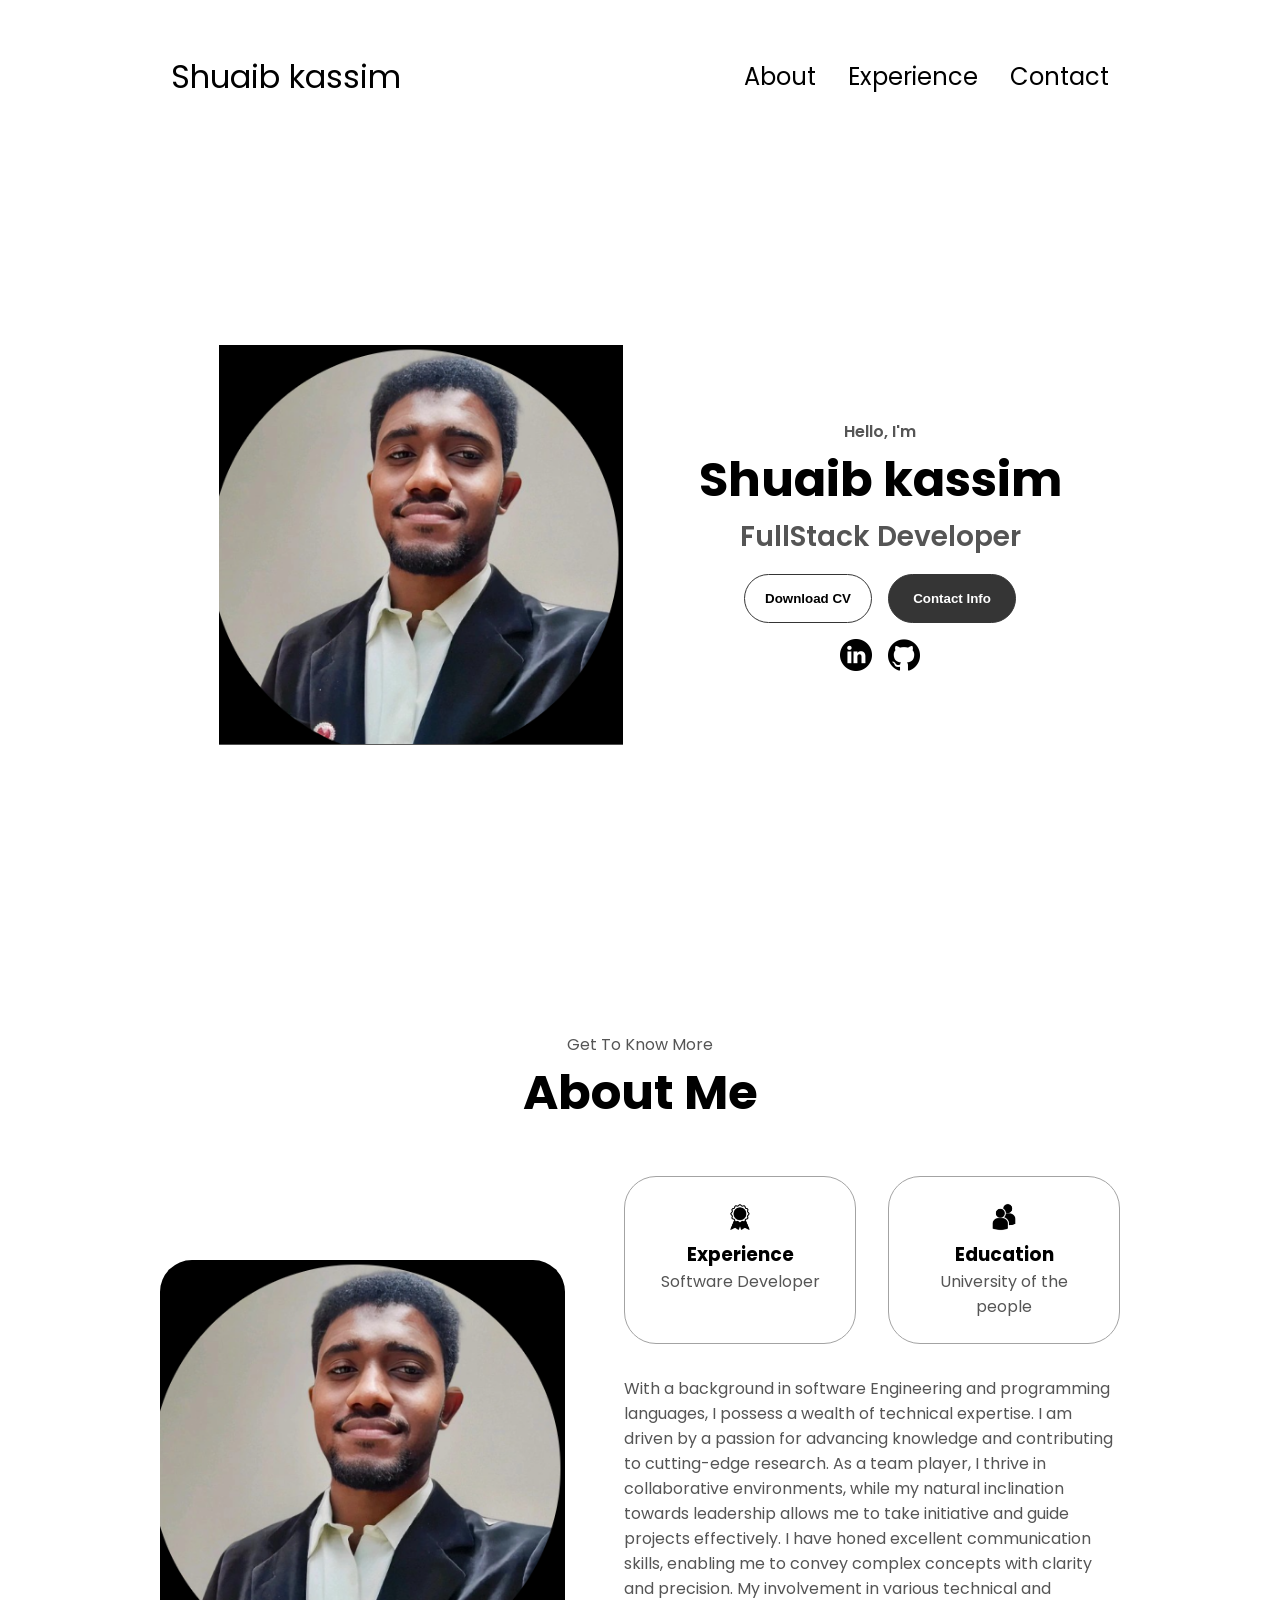
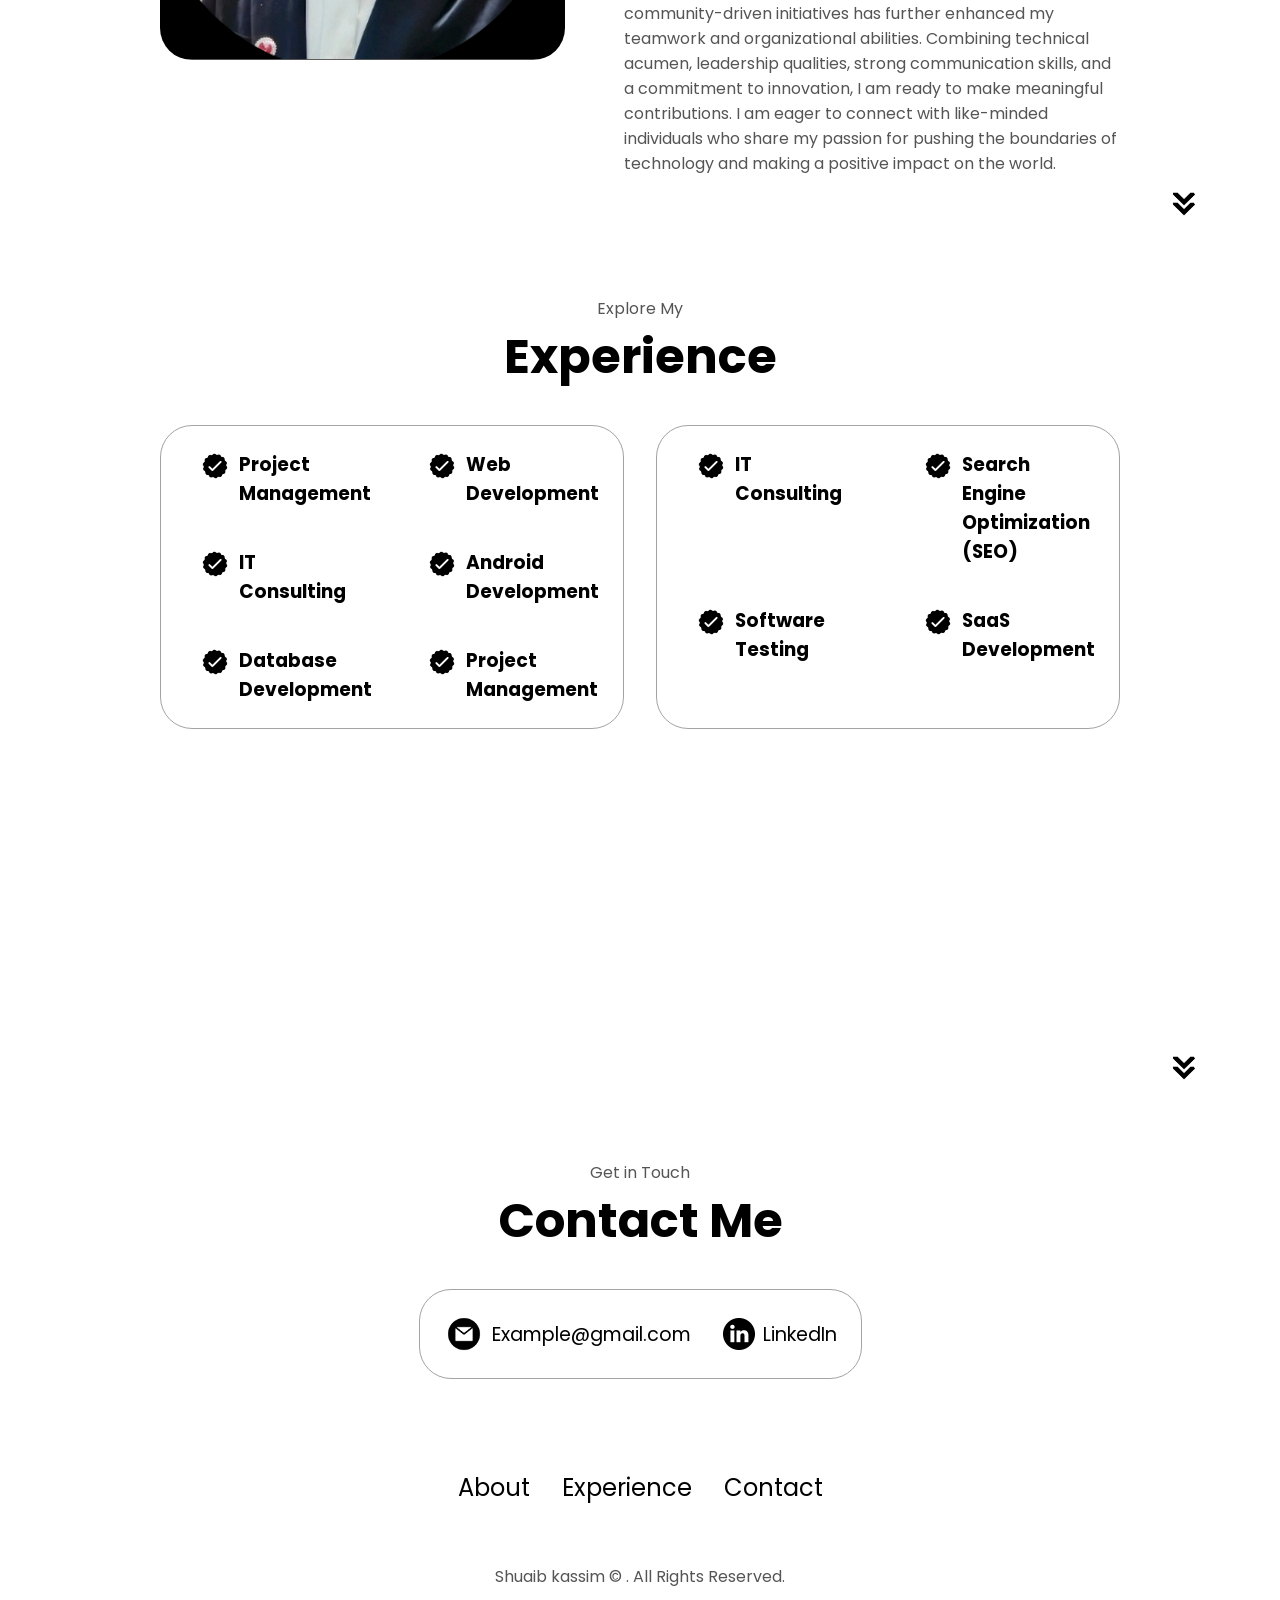
<file: index.html>
<!DOCTYPE html>
<html lang="en">
  <head>
    <meta charset="UTF-8" />
    <meta http-equiv="X-UA-Compatible" content="IE=edge" />
    <meta name="viewport" content="width=device-width, initial-scale=1.0" />
    <title>My Portfolio</title>
    <link rel="stylesheet" href="style.css" />
    <link rel="stylesheet" href="mediaqueries.css" />
  </head>
  <body>
    <nav id="desktop-nav">
      <div class="logo">Shuaib kassim</div>
      <div>
        <ul class="nav-links">
          <li><a href="#about">About</a></li>
          <li><a href="#experience">Experience</a></li>
          <li><a href="#contact">Contact</a></li>
        </ul>
      </div>
    </nav>
    <nav id="hamburger-nav">
      <div class="logo">Shuaib kassim</div>
      <div class="hamburger-menu">
        <div class="hamburger-icon" onclick="toggleMenu()">
          <span></span>
          <span></span>
          <span></span>
        </div>
        <div class="menu-links">
          <li><a href="#about" onclick="toggleMenu()">About</a></li>
          <li><a href="#experience" onclick="toggleMenu()">Experience</a></li>
          <li><a href="#projects" onclick="toggleMenu()">Projects</a></li>
          <li><a href="#contact" onclick="toggleMenu()">Contact</a></li>
        </div>
      </div>
    </nav>
    <section id="profile">
      <div class="section__pic-container">
        <img src="./assets/three.png" alt="Shuaib kassim profile picture" />
      </div>
      <div class="section__text">
        <p class="section__text__p1">Hello, I'm</p>
        <h1 class="title">Shuaib kassim</h1>
        <p class="section__text__p2">FullStack Developer</p>
        <div class="btn-container">
          <button
            class="btn btn-color-2"
            onclick="window.open('./assets/resume-example.pdf')"
          >
            Download CV
          </button>
          <button class="btn btn-color-1" onclick="location.href='./#contact'">
            Contact Info
          </button>
        </div>
        <div id="socials-container">
          <img
            src="./assets/linkedin.png"
            alt="My LinkedIn profile"
            class="icon"
            onclick="location.href='https://linkedin.com/'"
          />
          <img
            src="./assets/github.png"
            alt="My Github profile"
            class="icon"
            onclick="location.href='https://github.com/'"
          />
        </div>
      </div>
    </section>
    <section id="about">
      <p class="section__text__p1">Get To Know More</p>
      <h1 class="title">About Me</h1>
      <div class="section-container">
        <div class="section__pic-container">
          <img
            src="./assets/three.png"
            alt="Profile picture"
            class="about-pic"
          />
        </div>
        <div class="about-details-container">
          <div class="about-containers">
            <div class="details-container">
              <img
                src="./assets/experience.png"
                alt="Experience icon"
                class="icon"
              />
              <h3>Experience</h3>
              <p>Software Developer</p>
            </div>
            <div class="details-container">
              <img
                src="./assets/education.png"
                alt="Education icon"
                class="icon"
              />
              <h3>Education</h3>
              <p>University of the people</p>
            </div>
          </div>
          <div class="text-container">
            <p>
              With a background in software Engineering and programming languages, I possess a wealth of technical expertise. 
              I am driven by a passion for advancing knowledge and contributing to cutting-edge research. 
              As a team player, I thrive in collaborative environments, while my natural inclination towards leadership allows me to take initiative and guide projects effectively.
              
              I have honed excellent communication skills, enabling me to convey complex concepts with clarity and precision. 
              My involvement in various technical and community-driven initiatives has further enhanced my teamwork and organizational abilities.
              
              Combining technical acumen, leadership qualities, strong communication skills, and a commitment to innovation, I am ready to make meaningful contributions. 
              I am eager to connect with like-minded individuals who share my passion for pushing the boundaries of technology and making a positive impact on the world.
            </p>
          </div>
        </div>
      </div>
      <img
        src="./assets/arrow.png"
        alt="Arrow icon"
        class="icon arrow"
        onclick="location.href='./#experience'"
      />
    </section>
    <section id="experience">
      <p class="section__text__p1">Explore My</p>
      <h1 class="title">Experience</h1>
      <div class="experience-details-container">
        <div class="about-containers">
          <div class="details-container">
            <div class="article-container">
              <article>
                <img
                  src="./assets/checkmark.png"
                  alt="Experience icon"
                  class="icon"
                />
                <div>
                  <h3>Project Management</h3>
                </div>
              </article>
              <article>
                <img
                  src="./assets/checkmark.png"
                  alt="Experience icon"
                  class="icon"
                />
                <div>
                  <h3>Web Development</h3>
                </div>
              </article>
              <article>
                <img
                  src="./assets/checkmark.png"
                  alt="Experience icon"
                  class="icon"
                />
                <div>
                  <h3>IT Consulting</h3>
                </div>
              </article>
              <article>
                <img
                  src="./assets/checkmark.png"
                  alt="Experience icon"
                  class="icon"
                />
                <div>
                  <h3>Android Development </h3>
                </div>
              </article>
              <article>
                <img
                  src="./assets/checkmark.png"
                  alt="Experience icon"
                  class="icon"
                />
                <div>
                  <h3>Database Development</h3>
                </div>
              </article>
              <article>
                <img
                  src="./assets/checkmark.png"
                  alt="Experience icon"
                  class="icon"
                />
                <div>
                  <h3>Project Management</h3>
                </div>
              </article>
            </div>
          </div>
          <div class="details-container">
            <div class="article-container">
              <article>
                <img
                  src="./assets/checkmark.png"
                  alt="Experience icon"
                  class="icon"
                />
                <div>
                  <h3>IT Consulting</h3>
                </div>
              </article>
              <article>
                <img
                  src="./assets/checkmark.png"
                  alt="Experience icon"
                  class="icon"
                />
                <div>
                  <h3>Search Engine Optimization (SEO)</h3>
                </div>
              </article>
              <article>
                <img
                  src="./assets/checkmark.png"
                  alt="Experience icon"
                  class="icon"
                />
                <div>
                  <h3>Software Testing</h3>
                </div>
              </article>
              <article>
                <img
                  src="./assets/checkmark.png"
                  alt="Experience icon"
                  class="icon"
                />
                <div>
                  <h3>SaaS Development</h3>
                </div>
              </article>
            </div>
          </div>
        </div>
      </div>
      <img
        src="./assets/arrow.png"
        alt="Arrow icon"
        class="icon arrow"
        onclick="location.href='./#projects'"
      />
    </section>
    <section id="contact">
      <p class="section__text__p1">Get in Touch</p>
      <h1 class="title">Contact Me</h1>
      <div class="contact-info-upper-container">
        <div class="contact-info-container">
          <img
            src="./assets/email.png"
            alt="Email icon"
            class="icon contact-icon email-icon"
          />
          <p><a href="mailto:shuaibkassimmoha@gmail.com">Example@gmail.com</a></p>
        </div>
        <div class="contact-info-container">
          <img
            src="./assets/linkedin.png"
            alt="LinkedIn icon"
            class="icon contact-icon"
          />
          <p><a href="https://www.linkedin.com/in/shuaib-kassim-372521260?lipi=urn%3Ali%3Apage%3Ad_flagship3_profile_view_base_contact_details%3BKP86zxo5S%2F%2Bxs%2FA3G9oGOg%3D%3D">LinkedIn</a></p>
        </div>
      </div>
    </section>
    <footer>
      <nav>
        <div class="nav-links-container">
          <ul class="nav-links">
            <li><a href="#about">About</a></li>
            <li><a href="#experience">Experience</a></li>

            <li><a href="#contact">Contact</a></li>
          </ul>
        </div>
      </nav>
      <p>Shuaib kassim &#169; . All Rights Reserved.</p>
    </footer>
    <script src="script.js"></script>
  </body>
</html>
</file>
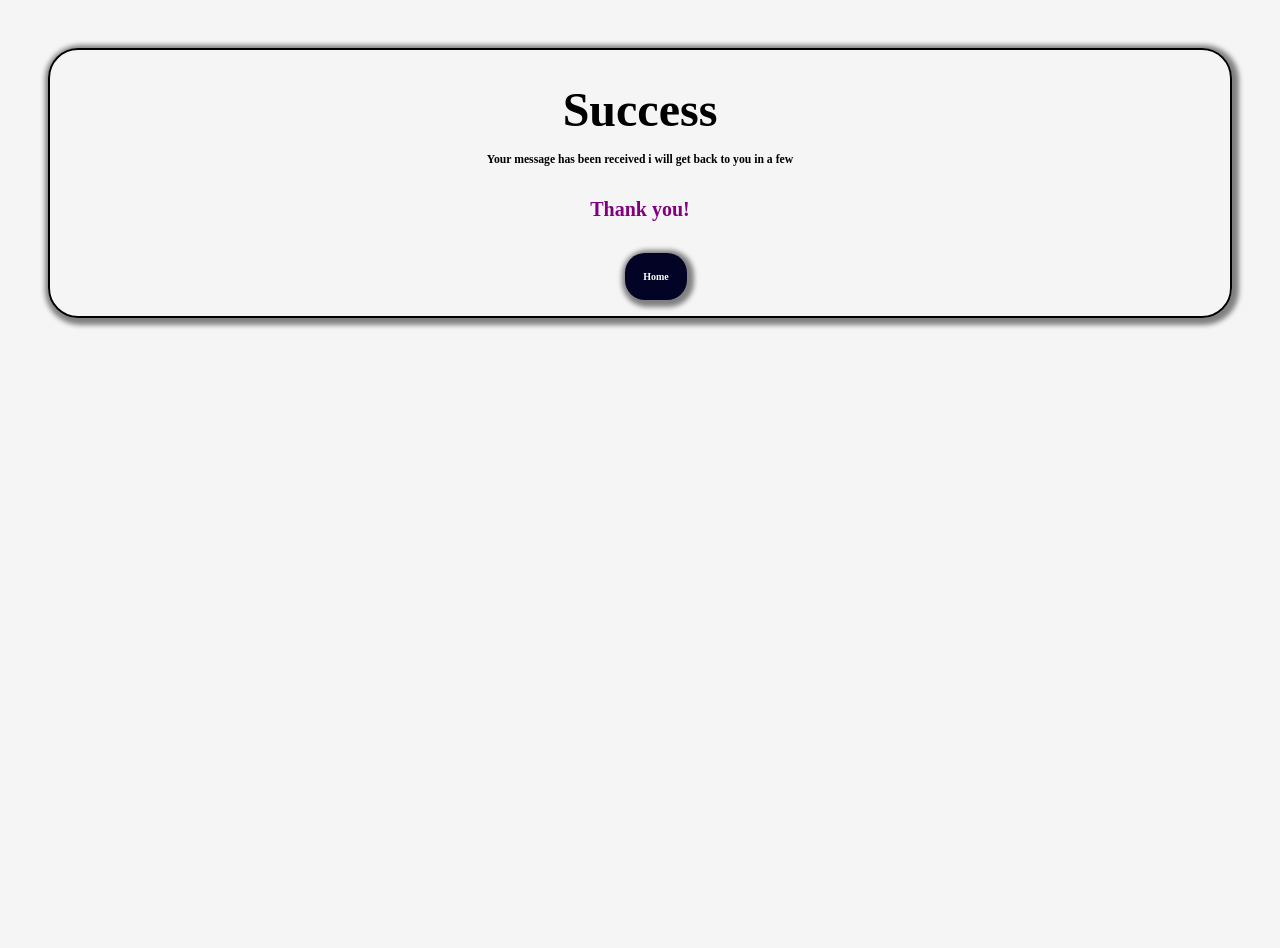
<file: success.html>
<!DOCTYPE html>
<html lang="en">
<head>
    <meta charset="UTF-8">
    <meta name="viewport" content="width=device-width, initial-scale=1.0">
    <link rel="stylesheet" href="styles.css">
    <link href='https://unpkg.com/boxicons@2.1.4/css/boxicons.min.css' rel='stylesheet'>
    <link rel="icon" href="favicon.webp" type="image/x-icon">
    <title>Document</title>
</head>
<body>
    <form method="get" style="margin: 3rem;">
        <h1>Success</h1>
        <h3>Your message has been received i will get back to you in a few</h3>
        <span style="margin: 2rem;"><p>Thank you!</p></span>
        <a href="index.html" class="btn">Home</a>

    </form>
</body>
</html>
</file>
<file: style.css>
@import url("https://fonts.googleapis.com/css2?family=Poppins:wght@300;400;500;600&display=swap");

* {
  margin: 0;
  padding: 0;
}

body {
  font-family: "Poppins", sans-serif;
}

html {
  scroll-behavior: smooth;
}

p {
  color: rgb(85, 85, 85);
}



a,
.btn {
  transition: all 300ms ease;
}


nav,
.nav-links {
  display: flex;
}

nav {
  justify-content: space-around;
  align-items: center;
  height: 17vh;
}

.nav-links {
  gap: 2rem;
  list-style: none;
  font-size: 1.5rem;
}

a {
  color: black;
  text-decoration: none;
  text-decoration-color: white;
}

a:hover {
  color: grey;
  text-decoration: underline;
  text-underline-offset: 1rem;
  text-decoration-color: rgb(181, 181, 181);
}

.logo {
  font-size: 2rem;
}

.logo:hover {
  cursor: default;
}

/* HAMBURGER MENU */

#hamburger-nav {
  display: none;
}

.hamburger-menu {
  position: relative;
  display: inline-block;
}

.hamburger-icon {
  display: flex;
  flex-direction: column;
  justify-content: space-between;
  height: 24px;
  width: 30px;
  cursor: pointer;
}

.hamburger-icon span {
  width: 100%;
  height: 2px;
  background-color: black;
  transition: all 0.3 ease-in-out;
}

.menu-links {
  position: absolute;
  top: 100%;
  right: 0;
  background-color: white;
  width: fit-content;
  max-height: 0;
  overflow: hidden;
  transition: all 0.3 ease-in-out;
}

.menu-links a {
  display: block;
  padding: 10px;
  text-align: center;
  font-size: 1.5rem;
  color: black;
  text-decoration: none;
  transition: all 0.3 ease-in-out;
}

.menu-links li {
  list-style: none;
}

.menu-links.open {
  max-height: 300px;
}

.hamburger-icon.open span:first-child {
  transform: rotate(45deg) translate(10px, 5px);
}

.hamburger-icon.open span:nth-child(2) {
  opacity: 0;
}

.hamburger-icon.open span:last-child {
  transform: rotate(-45deg) translate(10px, -5px);
}

.hamburger-icon span:first-child {
  transform: none;
}

.hamburger-icon span:first-child {
  opacity: 1;
}

.hamburger-icon span:first-child {
  transform: none;
}

/* SECTIONS */

section {
  padding-top: 4vh;
  height: 96vh;
  margin: 0 10rem;
  box-sizing: border-box;
  min-height: fit-content;
}

.section-container {
  display: flex;
}

/* PROFILE SECTION */

#profile {
  display: flex;
  justify-content: center;
  gap: 5rem;
  height: 80vh;
}

.section__pic-container {
  display: flex;
  height: 400px;
  width: 400px;
  margin: auto 0;
}

.section__text {
  align-self: center;
  text-align: center;
}

.section__text p {
  font-weight: 600;
}

.section__text__p1 {
  text-align: center;
}

.section__text__p2 {
  font-size: 1.75rem;
  margin-bottom: 1rem;
}

.title {
  font-size: 3rem;
  text-align: center;
}

#socials-container {
  display: flex;
  justify-content: center;
  margin-top: 1rem;
  gap: 1rem;
}

/* ICONS */

.icon {
  cursor: pointer;
  height: 2rem;
}

/* BUTTONS */

.btn-container {
  display: flex;
  justify-content: center;
  gap: 1rem;
}

.btn {
  font-weight: 600;
  transition: all 300ms ease;
  padding: 1rem;
  width: 8rem;
  border-radius: 2rem;
}

.btn-color-1,
.btn-color-2 {
  border: rgb(53, 53, 53) 0.1rem solid;
}

.btn-color-1:hover,
.btn-color-2:hover {
  cursor: pointer;
}

.btn-color-1,
.btn-color-2:hover {
  background: rgb(53, 53, 53);
  color: white;
}

.btn-color-1:hover {
  background: rgb(0, 0, 0);
}

.btn-color-2 {
  background: none;
}

.btn-color-2:hover {
  border: rgb(255, 255, 255) 0.1rem solid;
}

.btn-container {
  gap: 1rem;
}

/* ABOUT SECTION */

#about {
  position: relative;
}

.about-containers {
  gap: 2rem;
  margin-bottom: 2rem;
  margin-top: 2rem;
}

.about-details-container {
  justify-content: center;
  flex-direction: column;
}

.about-containers,
.about-details-container {
  display: flex;
}

.about-pic {
  border-radius: 2rem;
}

.arrow {
  position: absolute;
  right: -5rem;
  bottom: 2.5rem;
}

.details-container {
  padding: 1.5rem;
  flex: 1;
  background: white;
  border-radius: 2rem;
  border: rgb(53, 53, 53) 0.1rem solid;
  border-color: rgb(163, 163, 163);
  text-align: center;
}

.section-container {
  gap: 4rem;
  height: 80%;
}

.section__pic-container {
  height: 400px;
  width: 400px;
  margin: auto 0;
}

/* EXPERIENCE SECTION */

#experience {
  position: relative;
}

.experience-sub-title {
  color: rgb(85, 85, 85);
  font-weight: 600;
  font-size: 1.75rem;
  margin-bottom: 2rem;
}

.experience-details-container {
  display: flex;
  justify-content: center;
  flex-direction: column;
}

.article-container {
  display: flex;
  text-align: initial;
  flex-wrap: wrap;
  flex-direction: row;
  gap: 2.5rem;
  justify-content: space-around;
}

article {
  display: flex;
  width: 10rem;
  justify-content: space-around;
  gap: 0.5rem;
}

article .icon {
  cursor: default;
}

/* PROJECTS SECTION */

#projects {
  position: relative;
}

.color-container {
  border-color: rgb(163, 163, 163);
  background: rgb(250, 250, 250);
}

.project-img {
  border-radius: 2rem;
  width: 90%;
  height: 90%;
}

.project-title {
  margin: 1rem;
  color: black;
}

.project-btn {
  color: black;
  border-color: rgb(163, 163, 163);
}

/* CONTACT */

#contact {
  display: flex;
  justify-content: center;
  flex-direction: column;
  height: 70vh;
}

.contact-info-upper-container {
  display: flex;
  justify-content: center;
  border-radius: 2rem;
  border: rgb(53, 53, 53) 0.1rem solid;
  border-color: rgb(163, 163, 163);
  background: (250, 250, 250);
  margin: 2rem auto;
  padding: 0.5rem;
}

.contact-info-container {
  display: flex;
  align-items: center;
  justify-content: center;
  gap: 0.5rem;
  margin: 1rem;
}

.contact-info-container p {
  font-size: larger;
}

.contact-icon {
  cursor: default;
}

.email-icon {
  height: 2.5rem;
}

/* FOOTER SECTION */

footer {
  height: 26vh;
  margin: 0 1rem;
}

footer p {
  text-align: center;
}
</file>
<file: mediaqueries.css>
@media screen and (max-width: 1400px) {
  #profile {
    height: 83vh;
    margin-bottom: 6rem;
  }
  .about-containers {
    flex-wrap: wrap;
  }
  #contact,
  #projects {
    height: fit-content;
  }
}

@media screen and (max-width: 1200px) {
  #desktop-nav {
    display: none;
  }
  #hamburger-nav {
    display: flex;
  }
  #experience,
  .experience-details-container {
    margin-top: 2rem;
  }
  #profile,
  .section-container {
    display: block;
  }
  .arrow {
    display: none;
  }
  section,
  .section-container {
    height: fit-content;
  }
  section {
    margin: 0 5%;
  }
  .section__pic-container {
    width: 275px;
    height: 275px;
    margin: 0 auto 2rem;
  }
  .about-containers {
    margin-top: 0;
  }
}

@media screen and (max-width: 600px) {
  #contact,
  footer {
    height: 40vh;
  }
  #profile {
    height: 83vh;
    margin-bottom: 0;
  }
  article {
    font-size: 1rem;
  }
  footer nav {
    height: fit-content;
    margin-bottom: 2rem;
  }
  .about-containers,
  .contact-info-upper-container,
  .btn-container {
    flex-wrap: wrap;
  }
  .contact-info-container {
    margin: 0;
  }
  .contact-info-container p,
  .nav-links li a {
    font-size: 1rem;
  }
  .experience-sub-title {
    font-size: 1.25rem;
  }
  .logo {
    font-size: 1.5rem;
  }
  .nav-links {
    flex-direction: column;
    gap: 0.5rem;
    text-align: center;
  }
  .section__pic-container {
    width: auto;
    height: 46vw;
    justify-content: center;
  }
  .section__text__p2 {
    font-size: 1.25rem;
  }
  .title {
    font-size: 2rem;
  }
  .text-container {
    text-align: justify;
  }
}
</file>
<file: styles.css>
* {
    margin: 0;
    padding: 0;
    box-sizing: border-box;
}

:root {
    --background-color: whitesmoke;
    --object-color: purple;
    --container-color: rgb(3, 3, 37);
}

html {
    scroll-behavior: smooth;
}

body {
    overflow-y: auto; 
    overflow-x: hidden;
    background-color: var(--background-color);
    font-size: 10px;
    display: block;
    font-weight: bolder;
    min-height: 100vh; 
}

header, footer {
    position: fixed;
    background-color: var(--container-color);
    width: 100%;
    backdrop-filter: blur(10px);
    display: flex;
    justify-content: space-between;
    align-items: center;
    z-index: 5;
}

header {
    top: 0;
}

footer {
    bottom: 0;
    text-align: center;
    padding: 1rem;
}

footer p{
    color: white;
}

.navigation {
    padding: 0.5rem;
    font-size: 10px;
    display: flex;
    justify-content: center;
    align-items: center;
}

a {
    text-decoration: none;
    color: white;
    font-weight: bolder;
    margin-left: 2rem;
}

 header a:hover, footer a:hover, header a:focus, footer a:focus{
    border-bottom: 3px solid white;
}

.menu-button{
    display: none;
}

.home {
    margin-top: 5rem;
    margin-bottom: 3rem; 
    display: flex;
    flex-direction: column;
    width: 100vw;
}

.main-container {
    width: 100vw;
    padding: 2rem;
}



.home-content {
    display: flex;
    justify-content: space-evenly;
    align-items: center;
    flex-direction: row;
}

img {
    max-width: 300px;
    height: auto;
    border: 2px solid transparent;
    border-radius: 30px;
    box-shadow: 2px 2px 5px 5px gray;
}

.home-img {
    border: 2px solid transparent;
    border-radius: 30px;
    margin-top: -5rem;
}

h1 {
    font-size: 3rem;
    overflow-wrap: break-word;
    word-wrap: break-word;
    margin: 1rem;
}




.about {
    background-color: var(--container-color);
    color: white;
}

.main-btn-group{
    padding: 2rem;

}

.inner-bnt-groups{
    display: flex;
    justify-content: space-evenly;
    align-items: center;
    margin-top: 2rem;
}

.btn-group{
    display: flex;
}


.btn{
    background-color: var(--container-color);
    padding: 1rem;
    border: 2px solid transparent;
    border-radius: 20px;
    box-shadow: 2px 2px 5px 5px gray;
    color: white;
}

.btn:hover, .btn:focus{
    background-color: white;
    color: var(--container-color);
    transition: 0.5s ease-in-out;

}

.me{
    background-color: var(--background-color);
    display: flex;
    flex-shrink: 1;
    justify-content: center;
    align-items: center;
    padding: 1rem;
    color: var(--object-color);
    margin: 1rem;
    border-radius: 30px;
}



.social{
    display: flex;
    flex-direction: row;
    justify-content: center;
    align-items: center;
}

.social a{
    color: white;
    font-size: 1rem;
}

.contact{
    width: 100vw;
    padding: 2rem;
    min-height: 70vh;
    margin-bottom: 2rem;
    background-color: whitesmoke;

}

.c-btn{
    display: flex;
    justify-content: center;
    align-items: center;
}
.contact label{
    color: black;
}
label{
    color: white;
}

.main-contact-container{
    width: 100%;
    height: 100%;
    display: flex;
    justify-content: center;
    align-items: center;
    flex-direction: column;
}

.input-box{
    margin: 1rem;
}

.input{
    padding: 1rem;
    margin: 1rem;
    font-size: 10px;
}

form{
    border: 2px solid black;
    padding: 1rem;
    border-radius: 30px;
    box-shadow: 2px 2px 5px 5px gray;
    display: flex;
    justify-content: center;
    align-items: center;
    flex-direction: column;
}

span{
    font-size: 20px;
    color: purple;
}

.skills{
    width: 100vw;
    height: 100vh;
    display: block;
    text-align: center;
}

.skills-container{

    display: flex;
    justify-content: center;
    align-items: center;
    flex-direction: column;
}

li{
    list-style-type: none;
}


.buttons{

    display: flex;
    justify-content: space-between;
    align-items: center;
    width: 100%; 
    max-width: 800px; 
    height: 100vh;

}

.service-main{
    padding: 20px;
    background-color: var(--container-color);
    
}

.grid-container{

    display: flex;
    justify-content: center;
    align-items: center;
    flex-direction: row;
    flex-wrap: wrap;
    flex-grow: 1;
}
.service-card{
    background-color: #fff;
    border: 1px solid #ddd;
    border-radius: 8px;
    padding: 16px;
    box-shadow: 2px 2px 5px 5px grey;
    min-height: 70vh;
    display: flex;
    justify-content: center;
    align-items: center;
    width: 200px;
    height: 100px;
    margin: 2rem;
}

.service-card h2{
    font-size: 1.5rem;


}


::-webkit-scrollbar{
    width: 5px;
}

::-webkit-scrollbar-thumb{
    background-color: var(--main-color);
}

::-webkit-scrollbar-track{
    background-color: var(--second-bg-color);
    width: 50px;
}

@media (max-width: 1024px){
    .home-content {
        flex-direction: column;
        align-items: center;
        justify-content: space-between;
        margin-top: 2rem;
    }
    

    .service-card {
        height: 100px;
    }

    .buttons {
        position: fixed;
        bottom: auto;
    }
    .grid-container {
        grid-template-columns: repeat(3, 1fr);
    }
    .contact{
        margin-bottom: 2rem;
    }
    .navigation {
        display: flex;
        flex-direction: column;
        justify-content: space-between;
        align-items: flex-start;
        background-color: transparent;
        width: 115px;
    }

    .menu-button {
        display: block;
        padding: 0.5rem;
        text-align: left;
    }
    .menu-icon {
        font-size: 1.5rem;
        font-weight: bolder;
        border: none;
        background-color: var(--background-color);
        min-width: 20px;
        min-height: 20px;

    }
    .navigation a {
        margin: 1rem;
        color: black;
    }


}
@media (max-width: 768px){
    .grid-container {
        grid-template-columns: repeat(2, 1fr);
    }
    .home-content {
        flex-direction: column;
        align-items: center;
    }

}
@media (max-width: 640px){
    .service-card {
        height: 100px;
    }

}
@media (max-width: 475px){

}
</file>
